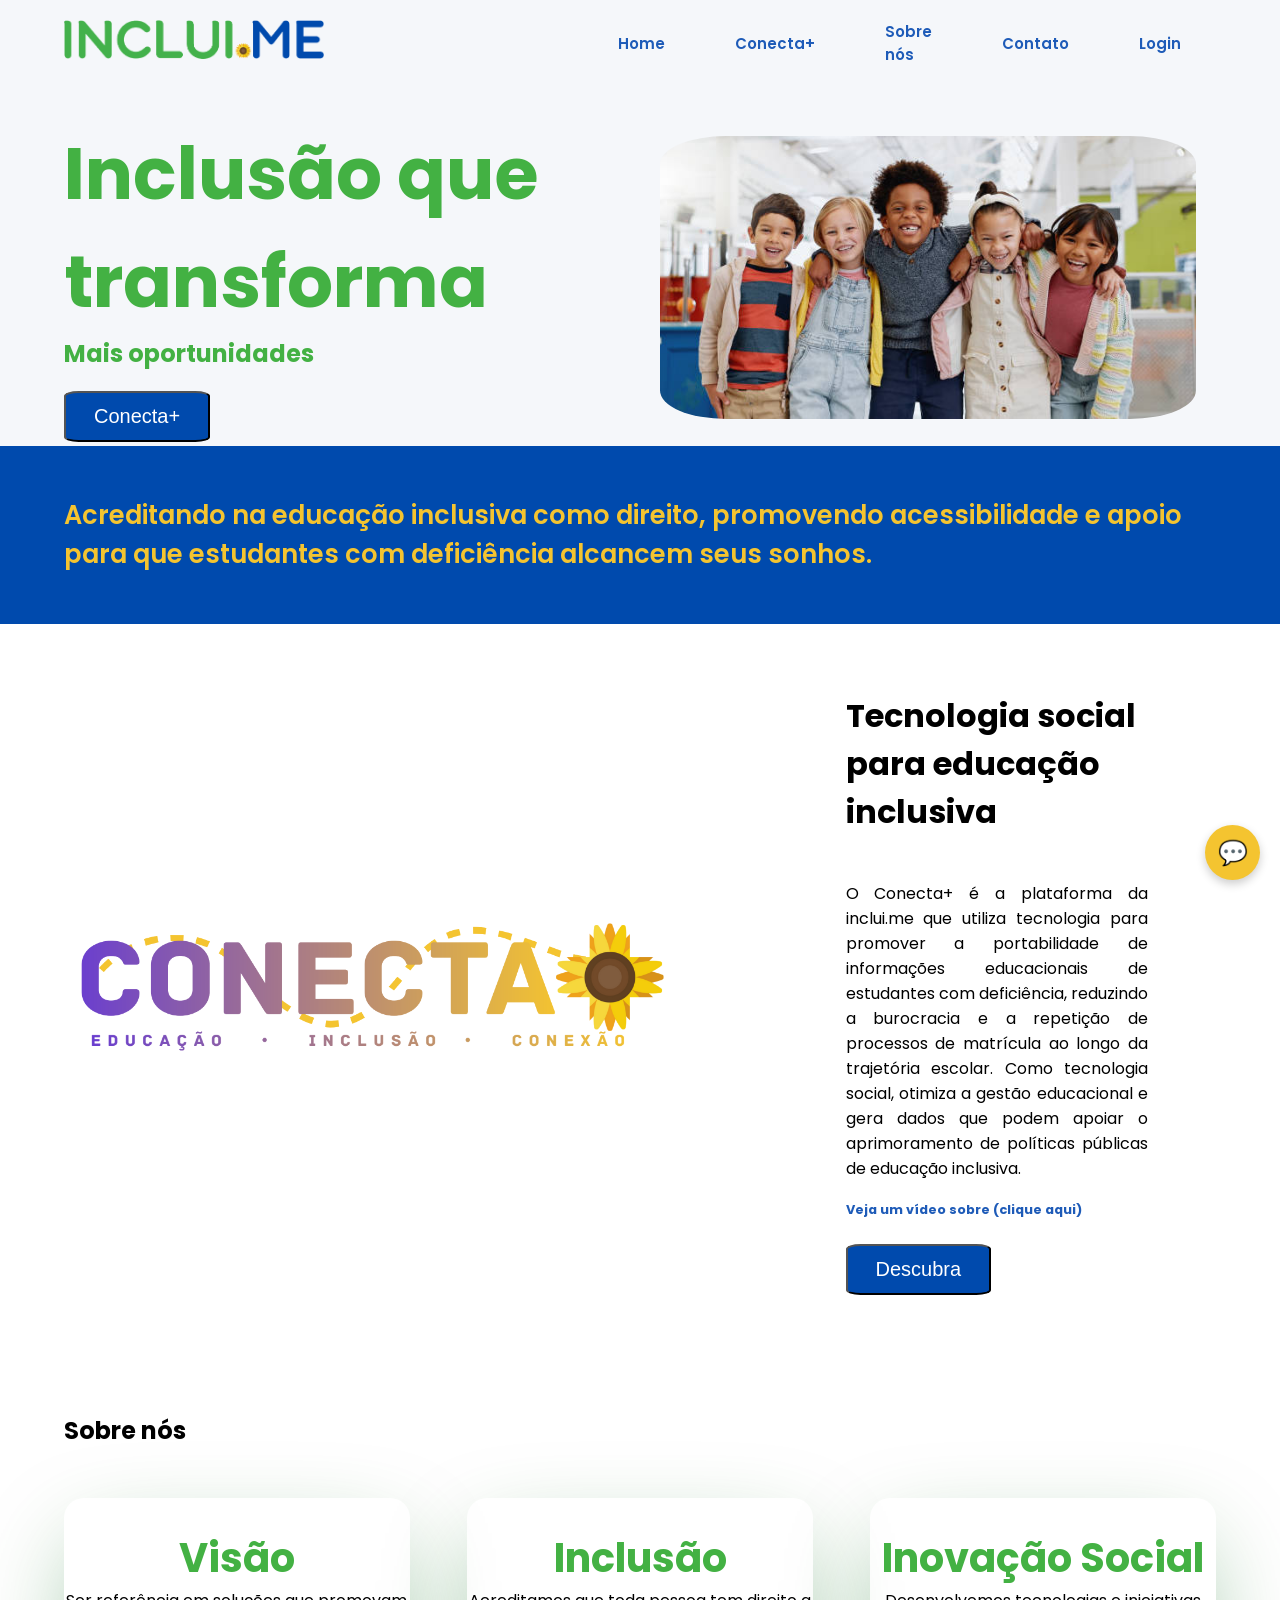
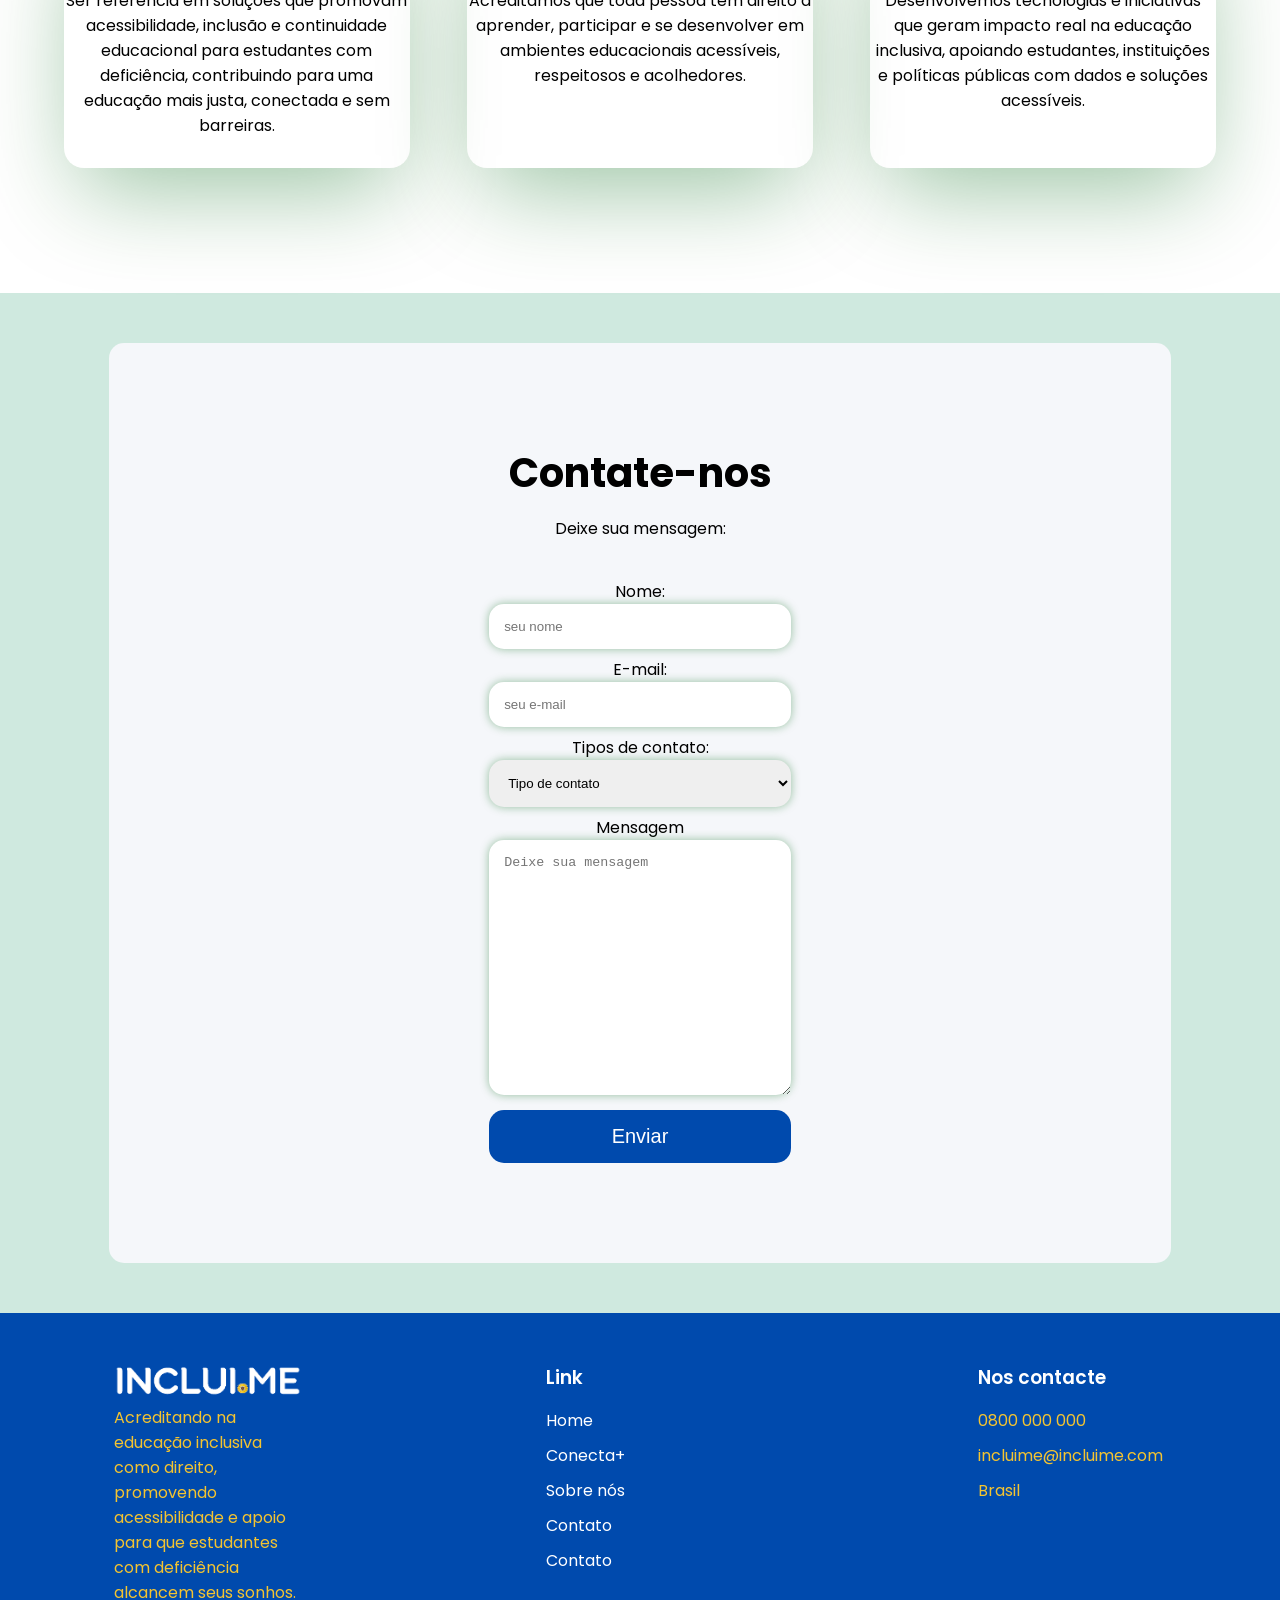
<file: public/index.html>
<!DOCTYPE html>
<html lang="pt-br">

<head>
  <meta charset="UTF-8">
  <meta name="viewport" content="width=device-width, initial-scale=1.0">
  <link rel="stylesheet" href="css/estilo.css">
  <link rel="icon" href="./css/girassol_incluime.png" type="image/png">
  <title>inclui.me</title>
</head>

<body>
  <div class="background-fundo">
    <header>
      <div class="container">
        <nav>
          <div class="logo">
            <a href="index.html"><img src="assets/imgs/inclui.me-semfundo.png" alt="inclui.me"></a>
          </div>
          <ul class="ul">
            <li><a href="#Home"> Home </a></li>
            <li><a href="#Conecta+"> Conecta+ </a></li>
            <li><a href="#Sobre"> Sobre nós </a></li>
            <li><a href="#Contato"> Contato </a></li>
            <li><a href="login.html">Login</a></li>
          </ul>
          <div class="menu">
            <img src="assets/icon/menu.png" alt="menu">
          </div>
        </nav>
      </div>
    </header>
    <main>
      <div class="container">
        <div class="main-texto">
          <h1 id="Home">Inclusão que transforma </h1>
          <h2>Mais oportunidades</h2>
          <div>
            <button class="conecte">Conecta+</button>
          </div>
        </div>
        <div class="main-imagem">
          <img src="assets/imgs/criancas.jpg" alt="crianças">
        </div>
      </div>
    </main>
  </div>
  <section  class="resultados">
    <div class="container">
      <div class="resultado-texto">
        Acreditando na educação inclusiva como direito, promovendo acessibilidade e apoio para que estudantes com
        deficiência alcancem seus sonhos.
      </div>

    </div>

  </section>
  <section class="projeto">
    <div class="container">
      <div class="conecta">
        <img src="assets/imgs/conecta_logo_transparente.png" alt="conecta" >
      </div>
      <div class="conecta-texto">
        <h2 id="Conecta+">Tecnologia social para educação inclusiva</h2><br>
        <p>
          O Conecta+ é a plataforma da inclui.me que utiliza tecnologia para promover a portabilidade de informações
          educacionais de estudantes com deficiência, reduzindo a burocracia e a repetição de processos de matrícula ao
          longo da trajetória escolar. Como tecnologia social, otimiza a gestão educacional e gera dados que podem
          apoiar o aprimoramento de políticas públicas de educação inclusiva.
        </p>
       <h6 id="verVideo" style="cursor: pointer;">
  Veja um vídeo sobre (clique aqui)
</h6><br>
        
        <button class="conecte">Descubra</button>
      </div>
    </div><br><br>
  </section>
  <section class="missao">
    <div class="container">
      <h2 id="Sobre">Sobre nós</h2>
      <div class="cards">
        <div class="card-item">
          <h4>Visão</h4>
          <p>Ser referência em soluções que promovam acessibilidade, inclusão e continuidade educacional para estudantes
            com deficiência, contribuindo para uma educação mais justa, conectada e sem barreiras.</p>
        </div>
        <div class="card-item">
          <h4>Inclusão</h4>
          <p>Acreditamos que toda pessoa tem direito a aprender, participar e se desenvolver em ambientes educacionais acessíveis, respeitosos e acolhedores.</p>
        </div>
        <div class="card-item">
          <h4>Inovação Social</h4>
          <p>Desenvolvemos tecnologias e iniciativas que geram impacto real na educação inclusiva, apoiando estudantes, instituições e políticas públicas com dados e soluções acessíveis.</p>
        </div>
      </div>
    </div>
<br><br><br><br><br>
  </section>
  <section class="fale-conosco">
<div class="container">
<div class="fale">
<h2 id="Contato">Contate-nos</h2>
<p>Deixe sua mensagem:</p><br>
<form >
  Nome:   <br>
  <input type="name" placeholder="seu nome" id="nomeContato"><br>
  E-mail:   <br>
  <input type="email" placeholder="seu e-mail" id="emailContato"><br>
  Tipos de contato:    <br>
  <select name="tipos" id="Tiposdecontato" aria-placeholder="Tipo de contato">
    <option value="#">Tipo de contato</option>
    <option value="1">Família / estudante</option> 
    <option value="2">Escola / instituição</option>
    <option value="3">Parceria</option>
    <option value="4">Imprensa</option>
    <option value="5">Governo / pesquisa</option>
    <option value="6">Outros</option>
  </select><br>
  Mensagem   <br>
  <textarea name="mensagem" id="msg" cols="30" rows="15" placeholder="Deixe sua mensagem"></textarea><br>

<button class="contato" onclick="enviarContato()">Enviar</button>
</form>

</div>
</div>
  </section>
  <footer>
    <div class="container">
<ul>
  <img src="assets/imgs/incluime_logo_branco_com_girassol_detalhado (1).png" alt="inclui.me" class="logo">
  <p>
    Acreditando na educação inclusiva como direito, promovendo acessibilidade e apoio para que estudantes com deficiência alcancem seus sonhos.
  </p>
</ul>
<ul>
  <h3>Link</h3>
  <li><a href="#Home">Home</a></li>
  <li><a href="#Conecta+">Conecta+</a></li>
  <li><a href="#Sobre">Sobre nós</a></li>
  <li><a href="#Contato">Contato</a></li>
  <li><a href="cadastro.css">Contato</a></li>
</ul>
<ul>
  <h3>Nos contacte</h3>
<li>
  <p>0800 000 000</p>
</li>
<li>
  <p>incluime@incluime.com</p>
</li>
<li>
  <p>Brasil</p>
</li>
</ul>
    </div>
  </footer>
 <div class="chatbot-btn" onclick="toggleChat()">
  💬
</div>

<div class="chatbot-container" id="chatbot">
  <div class="chatbot-header">
    <span>Assistente inclui.me</span>
  </div>

  <div class="chatbot-body">
    <div class="resposta" id="resposta">
      Olá! Digite sua dúvida sobre cadastro, escolas, avaliações ou feedback.
    </div>

    <div class="chat-input-area">
     <textarea 
  id="pergunta" 
  class="chat-input" 
  placeholder="Digite sua pergunta..."
  rows="2"
></textarea>

      <button class="chat-send" onclick="enviarPergunta()">
        Enviar
      </button>
    </div>
  </div>
</div>

  <script src="js/main.js"></script>
</body>

</html>
</file>
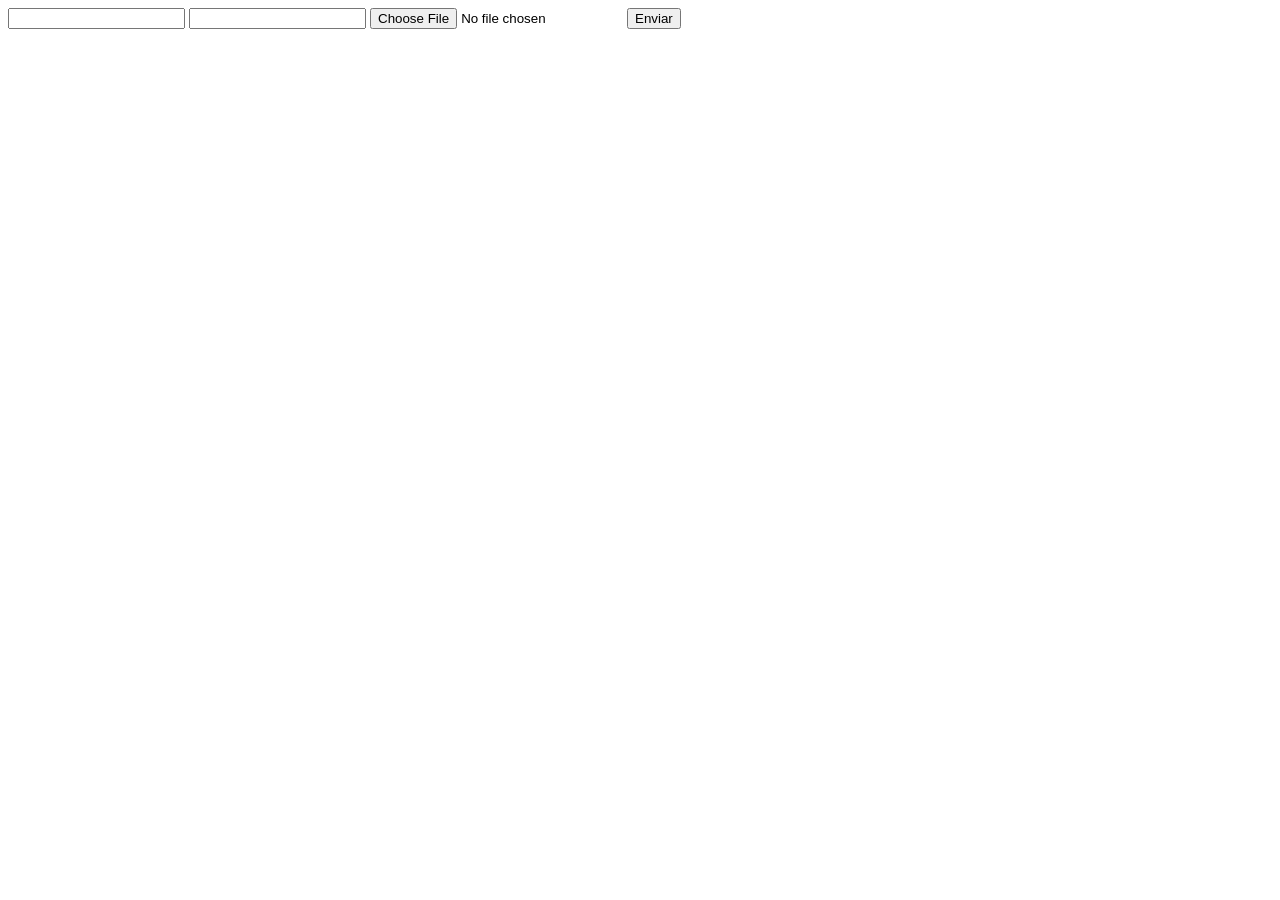
<file: DOCUMENTOS_DE_APOIO/exemplo_de_upload_de_arquivo/public/index.html>
<!DOCTYPE html>
<html lang="en">

<head>
  <meta charset="UTF-8">
  <meta http-equiv="X-UA-Compatible" content="IE=edge">
  <meta name="viewport" content="width=device-width, initial-scale=1.0">
  <title>Upload</title>
</head>

<body>

  <div>
    <input name="nome" id="nome" type="text" />
    <input name="email" id="email" type="url" />
    <input name="foto" id="foto" type="file" />
    <button onclick="enviar()">Enviar</button>
  </div>

  <div id="container"></div>
</body>

</html>

<script>
  function enviar() {
    const formData = new FormData();
    formData.append('foto', foto.files[0])
    formData.append('nome', nome.value)
    formData.append('email', email.value)

    fetch("/usuarios/cadastro", {
      method: "POST",
      body: formData
    })
      .then(res => {
        window.location = "./perfil.html"
      })
      .catch(err => {
        console.log(err);
      })
  }
</script>
</file>
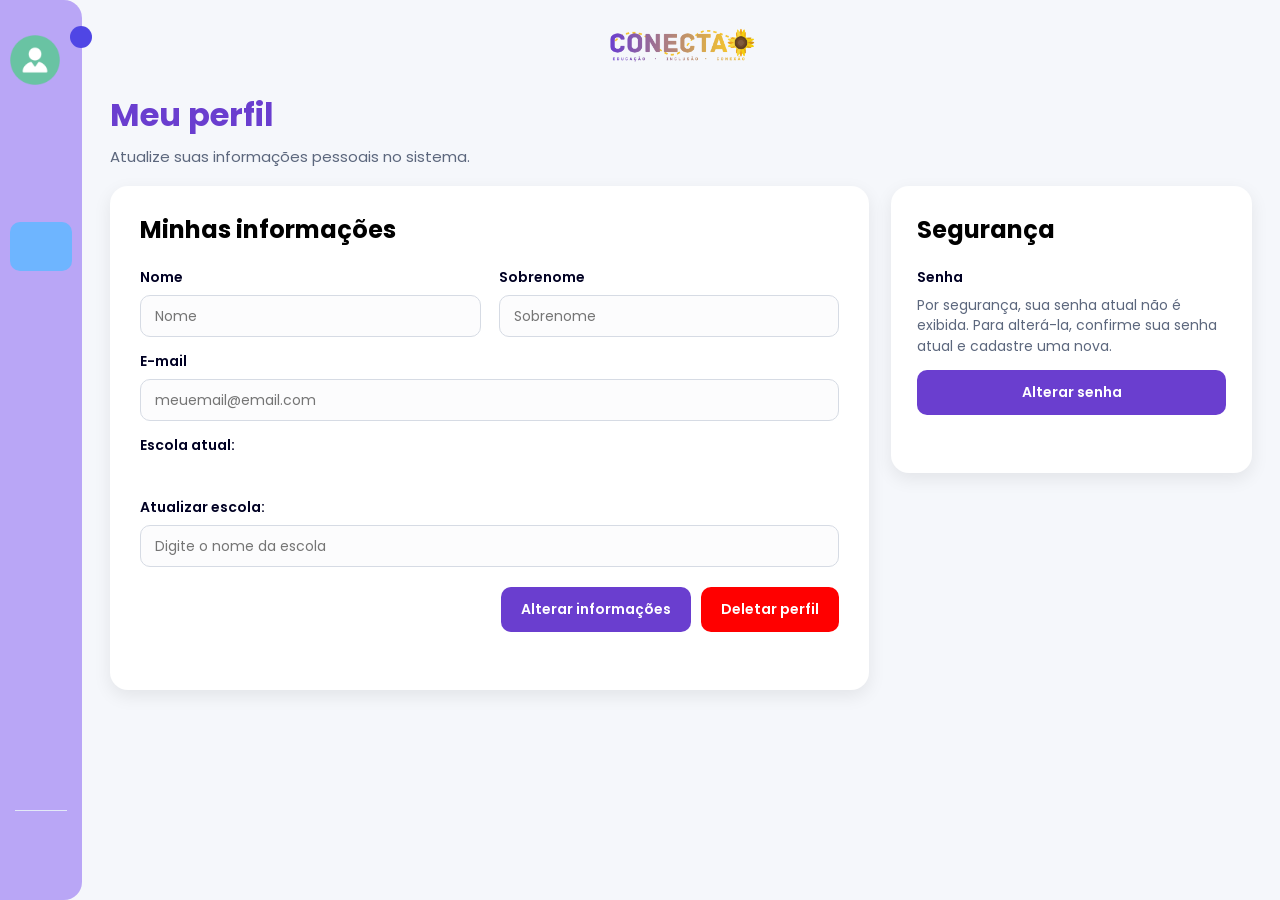
<file: public/perfil-aluno.html>
<!DOCTYPE html>
<html lang="pt-br">

<head>
    <meta charset="UTF-8">
    <meta name="viewport" content="width=device-width, initial-scale=1.0">
    <title>CONECTA+ | Meu Perfil</title>

    <link rel="stylesheet"
        href="https://cdn-uicons.flaticon.com/uicons-regular-straight/css/uicons-regular-straight.css">
    <link rel="stylesheet" href="./css/estilo.css">
    <link rel="stylesheet" href="./css/perfil-aluno.css">
    <link rel="icon" href="./css/girassol_incluime.png" type="image/png">
</head>

<body>
    <nav id="sidebar">
        <div id="sidebar_content">
            <div id="user">
                <img src="assets/imgs/avatar-do-usuario.png" alt="avatar" id="user_avatar">
                <p id="user_infos">
                    <span id="nome_user" class="item-description"></span>
                    <span id="tipo_user" class="item-description"></span>
                </p>
            </div>

            <ul id="side_items">
                <li class="side-item" id="avalieId">
                    <a href="questionario.html">
                        <i class="fi fi-rs-note"></i>
                        <span class="item-description">Avalie</span>
                    </a>
                </li>

                <li class="side-item">
                    <a id="dashboardId" href="dashboard.html">
                        <i class="fi fi-rs-stats"></i>
                        <span class="item-description">Dashboard</span>
                    </a>
                </li>

                <li class="side-item active">
                    <a href="perfil-aluno.html">
                        <i class="fi fi-rs-user"></i>
                        <span class="item-description">Perfil</span>
                    </a>
                </li>
            </ul>

            <button id="abrir">
                <i id="abrir_icon" class="fi fi-rs-angle-small-right"></i>
            </button>
        </div>

        <div id="logout">
            <button id="logout_button">
                <i class="fi fi-rs-exit"></i>
                <span class="item-description">Sair</span>
            </button>
        </div>
    </nav>

    <main class="area-perfil">

        <div class="topo-perfil">
            <img src="assets/imgs/conecta_logo_transparente.png" alt="Logo Conecta+" class="logo-conecta">

            <div class="notificacao-container">
                <button id="btnNotificacao" class="botao-notificacao">
                    <i class="fi fi-rs-bell"></i>
                </button>
            </div>
        </div>
    </div>

    <div id="modalNotificacao" class="modal-notificacao">
    <div class="modal-conteudo">
        <h2>Ativar notificações?</h2>

        <p>
            Você deseja receber notificações pelo e-mail quando houver atualizações sobre a base de dados?
        </p>

    <div class="switch-area">
    <span class="switch-texto off">OFF</span>

    <label class="switch">
        <input type="checkbox" id="toggleemail">
        <span class="slider"></span>
    </label>

    <span class="switch-texto on">ON</span>
</div>
</div>
    </div>
</div>
   

        <section class="cabecalho-perfil">
            <h1>Meu perfil</h1>
            <p>Atualize suas informações pessoais no sistema.</p>
        </section>

        <div class="grid-perfil">

            <section class="card-perfil">
                <h2 id="minhasInformacoes">Minhas informações</h2>

                <div class="formulario">
                    <div class="linha-dupla">
                        <div class="campo">
                            <span>Nome</span>
                            <input id="nome_input" type="text" placeholder="Nome" disabled>
                        </div>

                        <div class="campo">
                            <span>Sobrenome</span>
                            <input id="sobrenome_input" type="text" placeholder="Sobrenome" disabled>
                        </div>
                    </div>

                    <div class="campo">
                        <span>E-mail</span>
                        <input id="email_input" type="email" placeholder="meuemail@email.com" disabled>
                    </div>

                    <div class="campo">
                        <span>Escola atual:</span>
                        <div class="texto-escola-atual" id="escolaAtualTexto"></div>
                    </div>

                    <div class="campo">
                        <span>Atualizar escola:</span>
                        <input type="text" id="escolaPerfilInput" placeholder="Digite o nome da escola" disabled>
                        <ul id="sugestoesPerfil"></ul>
                    </div>

                    <div class="acoes-formulario">
                        <button class="botao" id="btnAlterar" onclick="alterarInformacoes()">
                            Alterar informações
                        </button>

                        <button class="botao" id="btnSalvar" style="display: none;" onclick="salvarAlteracoes()">
                            Salvar alterações
                        </button>

                        <button class="botao" style="background-color: red;" id="btnDeletar" onclick="deletarPerfil()">
                            Deletar perfil
                        </button>
                    </div>

                    <div id="mensagem_erro" class="msg-validacao"></div>
                </div>
            </section>

            <section class="card-perfil card-seguranca">
                <h2>Segurança</h2>

                <div class="formulario">
                    <div class="campo">
                        <span>Senha</span>

                        <p class="texto-seguranca">
                            Por segurança, sua senha atual não é exibida. Para alterá-la, confirme sua senha atual e
                            cadastre uma nova.
                        </p>

                        <button class="botao botao-senha" type="button" id="btnAbrirSenha" onclick="abrirTrocaSenha()">
                            Alterar senha
                        </button>
                    </div>

                    <div id="areaTrocaSenha" style="display: none;">
                        <div class="campo">
                            <span>Senha atual</span>
                            <input id="senha_atual_input" type="password" placeholder="Digite sua senha atual">
                        </div>

                        <div class="campo">
                            <span>Nova senha</span>
                            <input id="nova_senha_input" type="password" placeholder="Digite a nova senha">
                        </div>

                        <div class="campo">
                            <span>Confirmar nova senha</span>
                            <input id="confirmar_nova_senha_input" type="password" placeholder="Confirme a nova senha">
                        </div>

                        <div class="acoes-formulario">
                            <button class="botao" type="button" onclick="salvarNovaSenha()">
                                Salvar nova senha
                            </button>

                            <button class="botao" type="button" style="background-color: #777;"
                                onclick="cancelarTrocaSenha()">
                                Cancelar
                            </button>
                        </div>
                    </div>

                    <div id="mensagem_senha" class="msg-validacao"></div>
                </div>
            </section>

        </div>
    </main>

    <script>
        
    var btnNotificacao = document.getElementById("btnNotificacao");
var modalNotificacao = document.getElementById("modalNotificacao");

btnNotificacao.addEventListener("click", function () {
    modalNotificacao.classList.add("ativo");
});

modalNotificacao.addEventListener("click", function (event) {
    if (event.target === modalNotificacao) {
        modalNotificacao.classList.remove("ativo");
    }
});

var toggleemail = document.getElementById("toggleemail");

var notificacaoSalva = sessionStorage.getItem("NOTIFICACAO_EMAIL");

if (notificacaoSalva == "1") {
    toggleemail.checked = true;
} else {
    toggleemail.checked = false;
}

toggleemail.addEventListener("change", function () {
    var idUsuario = sessionStorage.getItem("ID_USUARIO");
    var notificacao = toggleemail.checked ? 1 : 0;

    if (idUsuario == null || idUsuario == undefined || idUsuario == "") {
        alert("Usuário não identificado. Faça login novamente.");
        toggleemail.checked = !toggleemail.checked;
        return;
    }

    fetch("/usuarios/notificacao-email", {
        method: "PUT",
        headers: {
            "Content-Type": "application/json"
        },
        body: JSON.stringify({
            idUsuarioServer: idUsuario,
            notificacaoEmailServer: notificacao
        })
    })
    .then(function (resposta) {
        if (resposta.ok) {
            sessionStorage.setItem("NOTIFICACAO_EMAIL", notificacao);

            if (notificacao == 1) {
                alert("Notificações por e-mail ativadas!");
            } else {
                alert("Notificações por e-mail desativadas.");
            }
        } else {
            alert("Erro ao atualizar preferência de notificação.");
            toggleemail.checked = !toggleemail.checked;
        }
    })
    .catch(function (erro) {
        console.log(erro);
        alert("Erro na requisição.");
        toggleemail.checked = !toggleemail.checked;
    });
});

        var inputPerfil = document.getElementById("escolaPerfilInput");
        var sugestoesPerfil = document.getElementById("sugestoesPerfil");

        window.onload = function () {
            var nomeUsuario = sessionStorage.getItem("NOME_USUARIO");
            var sobrenomeUsuario = sessionStorage.getItem("SOBRENOME_USUARIO");
            var emailUsuario = sessionStorage.getItem("EMAIL_USUARIO");
            var escolaUsuario = sessionStorage.getItem("NOME_ESCOLA");
            var tipoUsuario = sessionStorage.getItem("TIPO_USUARIO");

            if (tipoUsuario == 1) {
                document.getElementById("avalieId").remove();
                document.querySelector("#dashboardId").href = "./dashboard-diretor.html"
                document.getElementById("tipo_user").innerText = "Coordenador"
            } else {
                document.getElementById("tipo_user").innerText = "Familiar"
            }

            var nomeCompleto = nomeUsuario + " " + sobrenomeUsuario;

            document.getElementById("nome_user").innerText = nomeCompleto;
            document.getElementById("escolaAtualTexto").innerText = escolaUsuario;

            nome_input.value = nomeUsuario;
            sobrenome_input.value = sobrenomeUsuario;
            email_input.value = emailUsuario;
        }

        var nomeEscolas = [];
        var idEscolas = [];

        function alterarInformacoes() {

            fetch("/cadastrar/listarEscolas", {
                method: "GET",
                headers: {
                    "Content-Type": "application/json"
                }
            })

                .then(function (resposta) {

                    console.log("Resposta:", resposta);

                    if (resposta.ok) {

                        resposta.json().then(function (dados) {

                            console.log("Escolas:", dados);

                            for (let i = 0; i < dados.length; i++) {
                                idEscolas.push(dados[i].id)
                                nomeEscolas.push(dados[i].nome_escola);


                            }

                            console.log("Nome das nomeEscolas:", nomeEscolas);
                            console.log("Id das escolas:", idEscolas)

                        });

                    } else {

                        throw "Houve um erro ao buscar as nomeEscolas!";

                    }

                })

                .catch(function (erro) {

                    console.log(`#ERRO: ${erro}`);

                });

            document.getElementById("nome_input").disabled = false;
            document.getElementById("sobrenome_input").disabled = false;
            document.getElementById("email_input").disabled = false;
            document.getElementById("escolaPerfilInput").disabled = false;

            document.getElementById("minhasInformacoes").innerText = "Alterar informações";

            document.getElementById("btnAlterar").style.display = "none";
            document.getElementById("btnSalvar").style.display = "block";

            mensagem_erro.innerHTML = "";
        }

        var inputPerfil = document.getElementById("escolaPerfilInput");
        var sugestoesPerfil = document.getElementById("sugestoesPerfil");

        inputPerfil.addEventListener("input", function () {
            var valor = inputPerfil.value.toLowerCase();
            sugestoesPerfil.innerHTML = "";

            if (valor === "") {
                return;
            }

            for (var i = 0; i < nomeEscolas.length; i++) {
                if (nomeEscolas[i].toLowerCase().indexOf(valor) !== -1) {
                    var li = document.createElement("li");
                    li.textContent = nomeEscolas[i];

                    li.onclick = function () {
                        inputPerfil.value = this.textContent;
                        sugestoesPerfil.innerHTML = "";
                    };

                    sugestoesPerfil.appendChild(li);
                }
            }
        });

        function salvarAlteracoes() {
            var nomeUser = nome_input.value.trim();
            var sobrenomeUser = sobrenome_input.value.trim();
            var emailUser = email_input.value.trim();
            var escolaDigitada = escolaPerfilInput.value.trim();
            var escolaAtual = sessionStorage.getItem("NOME_ESCOLA");
            var escolaSelecionada = escolaPerfilInput.value;
            var idEscolaSelecionada = null;
            
            for (let i = 0; i < nomeEscolas.length; i++) {
                if (escolaSelecionada == nomeEscolas[i]) {
                    idEscolaSelecionada = idEscolas[i];
                    break;
                }
            }

            mensagem_erro.style.color = "red";

            if (
                nomeUser == "" ||
                sobrenomeUser == "" ||
                emailUser == ""
            ) {
                mensagem_erro.innerHTML = "Preencha todos os campos obrigatórios";
                return false;
            }

            if (nomeUser.length < 2) {
                mensagem_erro.innerHTML = "Nome inválido";
                return false;
            }

            if (sobrenomeUser.length < 2) {
                mensagem_erro.innerHTML = "Sobrenome inválido";
                return false;
            }

            if (
                emailUser.indexOf("@") == -1 ||
                emailUser.indexOf(".") == -1
            ) {
                mensagem_erro.innerHTML = "Email inválido";
                return false;
            }

            fetch("/usuarios/atualizar", {
                method: "PUT",
                headers: {
                    "Content-Type": "application/json"
                },
                body: JSON.stringify({
                    id: sessionStorage.ID_USUARIO,
                    nome: nomeUser,
                    sobrenome: sobrenomeUser,
                    email: emailUser,
                    escola: idEscolaSelecionada
                })
            }).then(function (resposta) {
                console.log("ESTOU NO THEN DO ATUALIZAR!");

                if (resposta.ok) {
                    mensagem_erro.style.color = "green";
                    mensagem_erro.innerHTML = "Dados atualizados com sucesso";

                    sessionStorage.setItem("NOME_USUARIO", nomeUser);
                    sessionStorage.setItem("SOBRENOME_USUARIO", sobrenomeUser);
                    sessionStorage.setItem("EMAIL_USUARIO", emailUser);
                    sessionStorage.setItem("NOME_ESCOLA", escolaAtual);

                    var nomeCompletoNew = nomeUser + " " + sobrenomeUser;

                    document.getElementById("nome_user").innerText = nomeCompletoNew;
                    document.getElementById("escolaAtualTexto").innerText = escolaSelecionada;

                    document.getElementById("nome_input").disabled = true;
                    document.getElementById("sobrenome_input").disabled = true;
                    document.getElementById("email_input").disabled = true;
                    document.getElementById("escolaPerfilInput").disabled = true;

                    document.getElementById("escolaPerfilInput").value = "";

                    document.getElementById("minhasInformacoes").innerText = "Minhas informações";

                    document.getElementById("btnAlterar").style.display = "block";
                    document.getElementById("btnSalvar").style.display = "none";
                } else {
                    mensagem_erro.style.color = "red";
                    mensagem_erro.innerHTML = "Erro ao atualizar dados";

                    resposta.text().then(texto => {
                        console.error(texto);
                    });
                }
            }).catch(function (erro) {
                console.log(erro);

                mensagem_erro.style.color = "red";
                mensagem_erro.innerHTML = "Erro na requisição";
            });

            return false;
        }

        function abrirTrocaSenha() {
            document.getElementById("areaTrocaSenha").style.display = "block";
            document.getElementById("btnAbrirSenha").style.display = "none";
            mensagem_senha.innerHTML = "";
        }

        function cancelarTrocaSenha() {
            document.getElementById("areaTrocaSenha").style.display = "none";
            document.getElementById("btnAbrirSenha").style.display = "block";

            senha_atual_input.value = "";
            nova_senha_input.value = "";
            confirmar_nova_senha_input.value = "";

            mensagem_senha.innerHTML = "";
        }

        function salvarNovaSenha() {
            var senhaAtual = senha_atual_input.value;
            var novaSenha = nova_senha_input.value;
            var confirmarNovaSenha = confirmar_nova_senha_input.value;

            mensagem_senha.style.color = "red";

            if (
                senhaAtual == "" ||
                novaSenha == "" ||
                confirmarNovaSenha == ""
            ) {
                mensagem_senha.innerHTML = "Preencha todos os campos de senha";
                return false;
            }

            if (novaSenha.length < 6) {
                mensagem_senha.innerHTML = "A nova senha deve ter pelo menos 6 caracteres";
                return false;
            }

            if (novaSenha != confirmarNovaSenha) {
                mensagem_senha.innerHTML = "As senhas não coincidem";
                return false;
            }

            if (senhaAtual == novaSenha) {
                mensagem_senha.innerHTML = "A nova senha precisa ser diferente da senha atual";
                return false;
            }

            fetch("/usuarios/alterar-senha", {
                method: "PUT",
                headers: {
                    "Content-Type": "application/json"
                },
                body: JSON.stringify({
                    id: sessionStorage.ID_USUARIO,
                    senhaAtual: senhaAtual,
                    novaSenha: novaSenha
                })
            }).then(function (resposta) {
                console.log("ESTOU NO THEN DO ALTERAR SENHA!");

                if (resposta.ok) {
                    mensagem_senha.style.color = "green";
                    mensagem_senha.innerHTML = "Senha alterada com sucesso";

                    senha_atual_input.value = "";
                    nova_senha_input.value = "";
                    confirmar_nova_senha_input.value = "";

                    document.getElementById("areaTrocaSenha").style.display = "none";
                    document.getElementById("btnAbrirSenha").style.display = "block";
                } else {
                    mensagem_senha.style.color = "red";
                    mensagem_senha.innerHTML = "Senha atual incorreta ou erro ao alterar senha";

                    resposta.text().then(texto => {
                        console.error(texto);
                    });
                }
            }).catch(function (erro) {
                console.log(erro);

                mensagem_senha.style.color = "red";
                mensagem_senha.innerHTML = "Erro na requisição";
            });

            return false;
        }

        function deletarPerfil() {
            const confirmacao = confirm("Deseja deletar seu perfil?\nIsso não poderá ser desfeito!");

            if (!confirmacao) {
                return false;
            }

            fetch("/usuarios/deletar", {
                method: "DELETE",
                headers: {
                    "Content-Type": "application/json"
                },
                body: JSON.stringify({
                    id: sessionStorage.ID_USUARIO
                })
            }).then(function (resposta) {
                console.log("ESTOU NO THEN DO deletar()!");

                if (resposta.ok) {
                    sessionStorage.clear();
                    window.location = "/login.html";
                } else {
                    mensagem_erro.style.color = "red";
                    mensagem_erro.innerHTML = "Erro ao deletar conta";

                    resposta.text().then(texto => {
                        console.error(texto);
                    });
                }
            }).catch(function (erro) {
                console.log(erro);

                mensagem_erro.style.color = "red";
                mensagem_erro.innerHTML = "Erro na requisição";
            });

            return false;
        }
    </script>

    <script src="js/perfil.js"></script>
</body>

</html>
</file>
<file: public/css/estilo.css>
@import url('https://fonts.googleapis.com/css2?family=Poppins:ital,wght@0,100;0,200;0,300;0,400;0,500;0,600;0,700;0,800;0,900;1,100;1,200;1,300;1,400;1,500;1,600;1,700;1,800;1,900&display=swap');

* {
  margin: 0;
  padding: 0;
  box-sizing: border-box;
  text-decoration: none;
  list-style: none;
}

body {
  font-family: "Poppins", sans-serif;
}

:root {
  --azul-primario: #004aad;
  --azul-secundario: #1e5bb8;
  --amareloescuro: #f4c430;
  --verde-institucional: #43b143;
  --cinza-claro: #f5f7fa;
  --branco: #ffffff;
  --verde-agua-claro: #cfe9df;
}

.background-fundo {
  background: var(--cinza-claro);
}

.container {
  max-width: 1440px;
  padding: 0 5%;
  margin: 0 auto;
}

nav {
  display: flex;
  justify-content: space-between;
  align-items: center;
  padding: 20px 0;
}

.conecte {
  background-color: var(--azul-primario);
  color: var(--branco);
  font-size: 20px;
  width: auto;     
  height: auto; 
  padding: 12px 28px;
  border-radius: 10%;
  

}


.logo img {
  width: 50%;
  height: 75%;
}

.ul {
  display: flex;
  align-items: center;

}

.ul li {
  margin: 0 35px;
  font-size: 15px;

}

.ul li a {
  color: var(--azul-secundario);
  font-weight: 600;
}

main .container {
  display: flex;
  align-items: center;
  justify-content: space-between;
  margin-top: 30px;
}

.main-texto {
  width: 50%;
  color: var(--verde-institucional)
}

.main-texto h1 {
  font-size: 4.5rem;
}

.main-texto div {
  display: flex;
  align-items: center;
  margin-top: 20px;
}

.main-imagem {
  width: 50%;
}

.main-imagem img {
  width: 100%;
  border-radius: 15%;
  padding: 20px;
}

.menu img {
  display: none;
  width: 20%;
  height: 20%;
  position: relative;
  z-index: 1000;
}

.resultados{
  background: var(--azul-primario);
}
.resultados .container {
display: flex;
align-items: center;
justify-content: space-between;
}

.resultados .resultado-texto{
  color: var(--amareloescuro);
  font-size: 1.6rem;
  font-weight: 600;
  width: 100%;
  padding: 50px 0px;
}

.projeto .container{
  display: flex;
  align-items: center;
}

.projeto .conecta img{
  width: 85%;
  
  border-radius: 10px;
}



.projeto .conecta-texto{
  width: 50%;
  padding: 68px;
}

.projeto .conecta-texto h2{
  font-size: 2.0rem;
}

.projeto .conecta-texto p{
  margin: 20px 0;
  text-align: justify;
}

.projeto .casa-texto p b{
  color: black;
  
}


.projeto .conecta-texto  h6{
  font-size: 0.80rem;
  color: var(--azul-secundario);
}

.projeto .conecta-texto .conecte {
  display: inline-block;
  background-color: var(--azul-primario);
  color: var(--branco);
  font-size: 20px;
  padding: 12px 28px;
  border-radius: 10%;
  width: auto;     
  height: auto;    
}



.card-item h4{
  font-size: 2.5rem;
  color: var(--verde-institucional);

}

.missao .cards{
  display: flex;
  justify-content: space-between;
  margin-top: 50px;
  
}

.missao .cards .card-item{
  width: 30%;
  text-align: center;
  padding: 30px 0;
  border-radius: 20px;
  box-shadow: 0px 35px 97px -15px rgba(0, 104, 22, 0.4);
}

.fale-conosco{
  background-color: var(--verde-agua-claro);
  padding: 50px;
}

.fale-conosco .fale{
  text-align: center;
  padding: 100px;
  background: var(--cinza-claro);
  border: 1px solid #e5e7eb;
  background-repeat: no-repeat;
  background-size: cover;
  background-position: center;
  border-radius: 15px;
  border: none;
}

.fale-conosco h2{
  font-size: 2.5rem;
}

 .fale-conosco p{
  margin: 13px 0;
}

.fale-conosco input,select, textarea {
  width: 35%;
  padding: 15px;
   box-shadow: 0 0 10px rgba(0, 104, 22, 0.4);;
  border-radius: 15px;
  border: none;
    margin-bottom: 8px;
}

.fale-conosco button{
  background-color: var(--azul-primario);
  color: var(--branco);
  font-size: 20px;
  width: 35%; 
  padding: 15px;
  border-radius: 15px;
  border: none;
 
}

footer{
  background-color: var(--azul-primario);
}

footer .container {
  display: flex;
  color: var(--amareloescuro);
  justify-content: space-between;
}

footer .container ul{
  width: 25%;
  padding: 50px;
}

footer .container h3{
  margin-bottom: 16px;
  font-weight: 600;
  color: var(--branco);
}

footer .container ul > p{
  margin-bottom: 50px;
}

footer .container li{
  margin: 10px 0;
}

footer .container a{
  color: var(--branco);
}

footer .container ul img{
  width: 100%;
}

.chatbot-btn {
  position: fixed;
  bottom: 20px;
  right: 20px;
  width: 55px;
  height: 55px;
  background: var(--amareloescuro);
  color: white;
  border-radius: 50%;
  display: flex;
  align-items: center;
  justify-content: center;
  font-size: 24px;
  cursor: pointer;
  box-shadow: 0 4px 10px rgba(0,0,0,0.2);
  z-index: 9999;
}

.chatbot-container {
  position: fixed;
  bottom: 85px;
  right: 20px;
  width: 300px;
  background: #e6edf2;
  border-radius: 18px;
  box-shadow: 0 6px 20px rgba(0,0,0,0.18);
  overflow: hidden;
  display: none;
  z-index: 9999;
}

.chat-input-area {
  display: flex;
  gap: 8px;
  margin-top: 12px;
  align-items: flex-end;
}

.chat-input {
  flex: 1;
  min-height: 45px;
  max-height: 100px;
  padding: 10px;
  border: 1px solid var(--azul-primario);
  border-radius: 8px;
  font-size: 14px;
  font-family: inherit;
  outline: none;
  resize: vertical;
  line-height: 1.4;
}

.chat-input:focus {
  border-color: var(--azul-primario);
}

.chat-send {
  height: 45px;
  padding: 0 14px;
  border: none;
  border-radius: 8px;
  background-color: var(--azul-primario);
  color: white;
  font-weight: bold;
  cursor: pointer;
  white-space: nowrap;
}

.chat-send:hover {
  background-color: var(--azul-secundario);
}

.resposta {
  background-color: white;
  padding: 12px;
  border-radius: 8px;
  font-size: 14px;
  color: #222;
  min-height: 45px;
}

@media (max-width: 960px) {
  .menu img {
    display: block;
    margin: 0 auto;
  }

  .ul {
    position: fixed;
    background: var(--cinza-claro);
    top: 0;
    width: 100%;
    height: 100%;
    left: 100%;
    transition: 0.3s;
    flex-direction: column;
    justify-content: center;
  }
.ul li {
  font-size: 20px;
  margin: 20px 0;
}
  .ul.ativo {
    left: 0;
  }
  main .container{
    flex-direction: column;
  }
  main .container .main-imagem,
  main .container .main-texto{
    width: 100%;
    text-align: center;
  }
  main .container .main-texto h1{
font-size: 4rem;
  }
  main .container .main-texto div{
    justify-content: center
  }
  .resultados .container{
    flex-direction: column;
  }
  .resultados .resultado-texto{
    text-align: center;
    width: 100%;
  }
  
  .projeto .container{
    flex-direction: column-reverse;
  }
  .projeto .container .conecta-texto {
    width: 100%;
    align-items: center;
  }
   .projeto .container .conecta {
    width: 100%;
   }
   .projeto .container .conecta-texto {
     padding: 5px 5px;
    font-size: 15px;
    margin: 0px, 5px;
   }
   .projeto .container .conecta-texto .button{
      padding: 5px 5px;
    font-size: 15px;
   }

   #videoConecta {
    width: 100%;
   }

   .missao .cards{
    flex-direction: column;
   }
   .missao .cards .card-item{
    width: 100%;
    margin-top: 50px;
   }
 .fale-conosco{
    padding: 20px;
  }

  .fale-conosco .fale{
    padding: 30px 20px;  
  }

  .fale-conosco input,
  .fale-conosco select,
  .fale-conosco textarea,
  .fale-conosco button{
    width: 80%;
    max-width: 100%;
  }
 .fale-conosco button{
    width: 75%;
  }

  footer .container{
    flex-direction: column;
  }
footer .container ul{
  width: 100%;
  margin-bottom: 30px;
}
}



@media (max-width:440px){
  main .container .main-texto h1{
    font-size: 3rem;
  }

 .conecte{
   padding: 6px 18px;
 }
  .projeto .container .conecta-texto {
     padding: 4px 4px;
    font-size: 10px;
   }
    .projeto .container .conecta-texto .conecte {
      padding: 6px 18px;
    
   }

.fale-conosco{
    padding: 20px;
  }

  .fale-conosco .fale{
    padding: 30px 20px;  
  }

  .fale-conosco input,
  .fale-conosco select,
  .fale-conosco textarea,
  .fale-conosco button{
    width: 100%;
    max-width: 100%;
  }
  .fale-conosco button{
    width: 100%;
    font-size: 12px;
    padding: 16px;
  }
  .fale-conosco h2{
  font-size: 1.5rem;
}

  .fale-conosco input::placeholder,
  .fale-conosco textarea::placeholder{
    font-size: 16px;
  }

  .projeto .conecta-texto p{
  font-size: 1.0rem;
}

}

@media (max-width:400px){
   .fale-conosco input::placeholder,
  .fale-conosco textarea::placeholder{
    font-size: 12px;
  }

}
</file>
<file: public/css/perfil-aluno.css>
@import url('https://fonts.googleapis.com/css2?family=Poppins:wght@100;200;300;400;500;600;700;800;900&display=swap');

:root {
    --roxo-forte: #6A3ECF;
    --roxo-claro: #B9A6F6;
    --azul-claro: #6EB5FF;
    --fundo: #f5f7fb;
    --texto-secundario: #5c677d;
    --borda: #d6dbe4;
    --branco: #ffffff;
}

* {
    margin: 0;
    padding: 0;
    box-sizing: border-box;
    font-family: 'Poppins', sans-serif;
}

body {
    min-height: 100vh;
    display: flex;
    background-color: var(--fundo);
    overflow-x: hidden;
}

#sidebar {
    width: 82px;
    min-width: 82px;
    height: 100vh;
    background-color: var(--roxo-claro);
    border-radius: 0 18px 18px 0;
    position: fixed;
    transition: width 0.35s ease, min-width 0.35s ease;
    display: flex;
    flex-direction: column;
    overflow: visible;
    z-index: 10;
}

#sidebar.open-sidebar {
    width: 260px;
    min-width: 260px;
}

#sidebar_content {
    padding: 12px;
    display: flex;
    flex-direction: column;
}

#user {
    display: flex;
    align-items: center;
    gap: 12px;
    margin-bottom: 20px;
    min-height: 56px;
}

#user_avatar {
    width: 50px;
    height: 50px;
    border-radius: 18px;
    object-fit: cover;
    flex-shrink: 0;
}

#user_infos {
    display: flex;
    flex-direction: column;
    overflow: hidden;
}

#user_infos span:last-child {
    color: #FFD6A5;
    font-size: 12px;
}

#side_items {
    list-style: none;
    display: flex;
    flex-direction: column;
    gap: 8px;
}

.side-item {
    border-radius: 10px;
    transition: background-color 0.3s;
}

.side-item a {
    text-decoration: none;
    color: #0A0A0A;
    display: flex;
    align-items: center;
    justify-content: center;
    gap: 0;
    padding: 14px;
    border-radius: 10px;
    transition: 0.3s;
}

.side-item a i {
    width: 20px;
    min-width: 20px;
    height: 20px;
    display: flex;
    align-items: center;
    justify-content: center;
}

.side-item.active {
    background-color: var(--azul-claro);
}

.side-item.active a {
    color: #E3E9F7;
}

.side-item:hover:not(.active) {
    background-color: rgba(255, 255, 255, 0.15);
}

.item-description {
    width: 0;
    opacity: 0;
    overflow: hidden;
    white-space: nowrap;
    text-overflow: ellipsis;
    transition: width 0.3s ease, opacity 0.2s ease;
    font-size: 14px;
}

#sidebar.open-sidebar .item-description {
    width: 150px;
    opacity: 1;
}

#sidebar.open-sidebar .side-item a,
#sidebar.open-sidebar #user,
#sidebar.open-sidebar #logout_button {
    justify-content: flex-start;
    gap: 14px;
}

#abrir {
    position: absolute;
    top: 26px;
    right: -10px;
    width: 22px;
    height: 22px;
    border: none;
    border-radius: 100%;
    background-color: #4f46e5;
    color: #E3E9F7;
    cursor: pointer;
    display: flex;
    align-items: center;
    justify-content: center;
    z-index: 30;
}

#abrir_icon {
    transition: transform 0.3s ease;
}

#sidebar.open-sidebar #abrir_icon {
    transform: rotate(180deg);
}

#logout {
    margin-top: auto;
    border-top: 1px solid #E3E9F7;
    padding: 12px;
}

#logout_button {
    width: 100%;
    border: none;
    background-color: transparent;
    color: #0A0A0A;
    padding: 12px 14px;
    border-radius: 10px;
    cursor: pointer;
    display: flex;
    align-items: center;
    justify-content: center;
    gap: 0;
    transition: 0.3s;
    font-size: 14px;
}

#logout_button:hover {
    background-color: rgba(255, 255, 255, 0.15);
}


.area-perfil {
    flex: 1;
    min-height: 100vh;
    width: 100%;
    background-color: var(--fundo);
    padding: 1px 28px 24px 110px;
    display: flex;
    flex-direction: column;
    align-items: center;
}

.area-perfil > img {
    width: 130px;
    margin-bottom: 1px;
}

.cabecalho-perfil {
    width: 100%;
    max-width: 1180px;
    margin-bottom: 18px;
}

.cabecalho-perfil h1 {
    font-size: 32px;
    color: var(--roxo-forte);
}

.cabecalho-perfil p {
    margin-top: 6px;
    font-size: 15px;
    color: var(--texto-secundario);
}



.grid-perfil {
    width: 100%;
    max-width: 1180px;
    display: grid;
    grid-template-columns: 2fr 0.95fr;
    gap: 22px;
    align-items: start;
}

.card-perfil {
    width: 100%;
    background-color: var(--branco);
    border-radius: 18px;
    padding: 26px 30px;
    box-shadow: 0 6px 18px rgba(0, 0, 0, 0.08);
}

.card-perfil h2 {
    margin-bottom: 20px;
    font-size: 24px;
    color: #000000;
}

.card-seguranca {
    padding: 26px;
}

.formulario {
    display: flex;
    flex-direction: column;
    gap: 14px;
}

.linha-dupla {
    display: flex;
    gap: 18px;
}

.campo {
    display: flex;
    flex-direction: column;
    flex: 1;
}

.campo span {
    margin-bottom: 7px;
    font-size: 14px;
    font-weight: 600;
    color: #000023;
}

.campo input {
    width: 100%;
    height: 42px;
    padding: 0 14px;
    border: 1px solid var(--borda);
    border-radius: 10px;
    font-size: 14px;
    outline: none;
    background-color: #fcfcfd;
}

.campo input:focus {
    border-color: #3f8cff;
    box-shadow: 0 0 0 3px rgba(63, 140, 255, 0.12);
}

.texto-escola-atual {
    min-height: 20px;
    font-size: 14px;
    color: var(--texto-secundario);
}

.texto-seguranca {
    margin: 0 0 14px 0;
    font-size: 14px;
    line-height: 1.45;
    color: var(--texto-secundario);
}

#sugestoesPerfil {
    list-style: none;
    padding: 0;
    margin: 0;
     max-height: 150px;   
    overflow-y: auto; 
  }

  #sugestoesPerfil li {
    font-size: 10px; 
    padding: 6px;
    cursor: pointer;
  }

#sugestoesPerfil li:hover {
    background-color: #f0ebff;
}

.acoes-formulario {
    display: flex;
    justify-content: flex-end;
    gap: 10px;
    margin-top: 6px;
    flex-wrap: wrap;
}

.botao {
    border: none;
    border-radius: 10px;
    background-color: var(--roxo-forte);
    color: white;
    font-size: 14px;
    font-weight: 600;
    padding: 12px 20px;
    cursor: pointer;
    transition: 0.3s;
}

.botao:hover {
    background-color: #5632ab;
}

.botao-senha {
    width: 100%;
}

.msg-validacao {
    min-height: 18px;
    font-size: 13px;
    font-weight: 500;
}



.card-laudo {
    border: 1px solid #dce3ee;
    border-radius: 14px;
    padding: 20px;
    background-color: #f9fbff;
}

.card-laudo h3 {
    margin: 0 0 8px 0;
    font-size: 20px;
    color: var(--roxo-forte);
}

.texto-laudo {
    margin: 0 0 16px 0;
    font-size: 14px;
    color: var(--texto-secundario);
}

.laudo-atual {
    display: flex;
    flex-direction: column;
    gap: 4px;
    margin-bottom: 16px;
}

.label-laudo {
    font-size: 14px;
    font-weight: 600;
    color: var(--texto-secundario);
}

.nome-laudo {
    font-size: 14px;
    color: #2e8b57;
    word-break: break-word;
}

.acoes-laudo {
    display: flex;
    gap: 12px;
    flex-wrap: wrap;
    margin-top: 14px;
}

.botao-secundario {
    border: none;
    border-radius: 10px;
    background-color: var(--azul-claro);
    color: white;
    font-size: 14px;
    font-weight: 600;
    padding: 12px 18px;
    cursor: pointer;
    transition: 0.3s;
}

.botao-secundario:hover {
    background-color: #2f76d6;
}

.botao-excluir {
    border: none;
    border-radius: 10px;
    background-color: #d11a2a;
    color: white;
    font-size: 14px;
    font-weight: 600;
    padding: 12px 18px;
    cursor: pointer;
    transition: 0.3s;
}

.botao-excluir:hover {
    background-color: #b11523;
}


.topo-perfil {
    width: 100%;
    position: relative;
    display: flex;
    align-items: center;
    justify-content: flex-end;
    min-height: 90px;
}

.logo-conecta {
    width: 150px;

    position: absolute;
    left: 50%;
    transform: translateX(-50%);
}

.notificacao-container {
    position: relative;
    display: flex;
    align-items: center;
    margin-right: 20px;
}

.botao-notificacao {
    background: none;
    border: none;
    cursor: pointer;
    font-size: 24px;
    color: var(--roxo-forte);
    padding: 8px;

    display: flex;
    align-items: center;
    justify-content: center;

    transition: transform 0.2s, color 0.2s;
}

.botao-notificacao:hover {
    color: #ffb800;
    transform: scale(1.05);
}

.modal-notificacao {
    display: none;
    position: fixed;
    inset: 0;
    background-color: rgba(0, 0, 0, 0.45);
    z-index: 3000;

    align-items: center;
    justify-content: center;
    padding: 20px;
}

.modal-notificacao.ativo {
    display: flex;
}

.modal-conteudo {
    width: 100%;
    max-width: 420px;
    background-color: var(--branco);
    border-radius: 18px;
    padding: 28px;
    box-shadow: 0 12px 35px rgba(0, 0, 0, 0.18);
    text-align: center;
    animation: aparecerModal 0.25s ease;
}

.modal-conteudo h2 {
    color: var(--roxo-forte);
    font-size: 24px;
    margin-bottom: 12px;
}

.modal-conteudo p {
    color: var(--texto-secundario);
    font-size: 14px;
    line-height: 1.5;
    margin-bottom: 22px;
}

.botoes-modal {
    display: flex;
    gap: 12px;
    justify-content: center;
}

.botao-modal {
    border: none;
    border-radius: 10px;
    padding: 11px 24px;
    font-size: 14px;
    font-weight: 600;
    cursor: pointer;
    transition: 0.3s;
}

.botao-modal.sim {
    background-color: var(--roxo-forte);
    color: white;
}

.botao-modal.sim:hover {
    background-color: var(--roxo-forte);
}

.botao-modal.nao {
    background-color: #e5e7eb;
    color: #333;
}

.botao-modal.nao:hover {
    background-color: #d1d5db;
}


.switch-area {
    display: flex;
    align-items: center;
    justify-content: center;
    gap: 14px;
    margin-top: 18px;
}

.switch-texto {
    font-size: 14px;
    font-weight: 700;
    letter-spacing: 0.5px;
    color: #9ca3af;
    transition: 0.3s;
}

.switch-texto.on {
    color: #22c55e;
}

.switch-texto.off {
    color: #ef4444;
}

.switch {
    position: relative;
    width: 78px;
    height: 40px;
    display: inline-block;
}

.switch input {
    opacity: 0;
    width: 0;
    height: 0;
}

.slider {
    position: absolute;
    inset: 0;
    cursor: pointer;
    background-color: #d1d5db;
    border-radius: 999px;
    transition: 0.3s;
    box-shadow: inset 0 2px 5px rgba(0, 0, 0, 0.18);
}

.slider::before {
    content: "";
    position: absolute;
    width: 32px;
    height: 32px;
    left: 4px;
    top: 4px;
    background-color: white;
    border-radius: 50%;
    transition: 0.3s;
    box-shadow: 0 4px 10px rgba(0, 0, 0, 0.25);
}

.switch input:checked + .slider {
    background-color: var(--roxo-forte);
}

.switch input:checked + .slider::before {
    transform: translateX(38px);
}





@media (max-width: 960px) {

        .grid-perfil {
        grid-template-columns: 1fr;
    }

    .area-perfil {
        padding: 24px 20px 40px 110px;
    }
    #sidebar.open-sidebar {
        width: 220px;
        min-width: 220px;
    }

    .area-perfil {
        padding: 24px 16px 40px 100px;
    }

    .cabecalho-perfil,
    .grid-perfil {
        max-width: 760px;
    }

    .cabecalho-perfil h1 {
        font-size: 28px;
    }

    .cabecalho-perfil p {
        font-size: 15px;
    }

    .card-perfil {
        padding: 24px;
    }

    .card-perfil h2 {
        font-size: 22px;
    }

    .linha-dupla {
        gap: 14px;
    }

    .card-laudo {
        padding: 18px;
    }
}

@media (max-width: 440px) {
    #sidebar {
        position: fixed;
        top: 0;
        left: 0;
        z-index: 1000;
        width: 72px;
        min-width: 72px;
        height: 100vh;
    }

    #sidebar.open-sidebar {
        width: 190px;
        min-width: 190px;
    }

    #sidebar_content {
        padding: 10px;
    }

    #user {
        gap: 10px;
        margin-bottom: 16px;
    }

    #user_avatar {
        width: 42px;
        height: 42px;
    }

    #abrir {
        top: 18px;
        right: -10px;
        width: 20px;
        height: 20px;
    }

    .area-perfil {
        width: 100%;
        margin-left: 0;
        padding: 20px 10px 30px 84px;
    }

    .area-perfil > img {
        width: 110px;
    }

    .cabecalho-perfil h1 {
        font-size: 24px;
    }

    .cabecalho-perfil p {
        font-size: 14px;
    }

    .card-perfil {
        width: 100%;
        padding: 16px;
        border-radius: 14px;
    }

    .card-perfil h2 {
        font-size: 20px;
        margin-bottom: 18px;
    }

    .campo input {
        height: 42px;
        font-size: 13px;
    }

    .msg-validacao {
        font-size: 12px;
    }

    .card-laudo {
        padding: 14px;
    }

    .card-laudo h3 {
        font-size: 18px;
    }

    .texto-laudo,
    .label-laudo,
    .nome-laudo {
        font-size: 13px;
    }

    .acoes-laudo {
        flex-direction: column;
    }

    .botao-secundario,
    .botao-excluir {
        width: 100%;
        font-size: 14px;
    }

    #sidebar.open-sidebar .item-description {
        width: 95px;
    }
       .linha-dupla {
        flex-direction: column;
        gap: 12px;
    }

    .acoes-formulario {
        justify-content: stretch;
    }

    .botao {
        width: 100%;
    }
}
</file>
